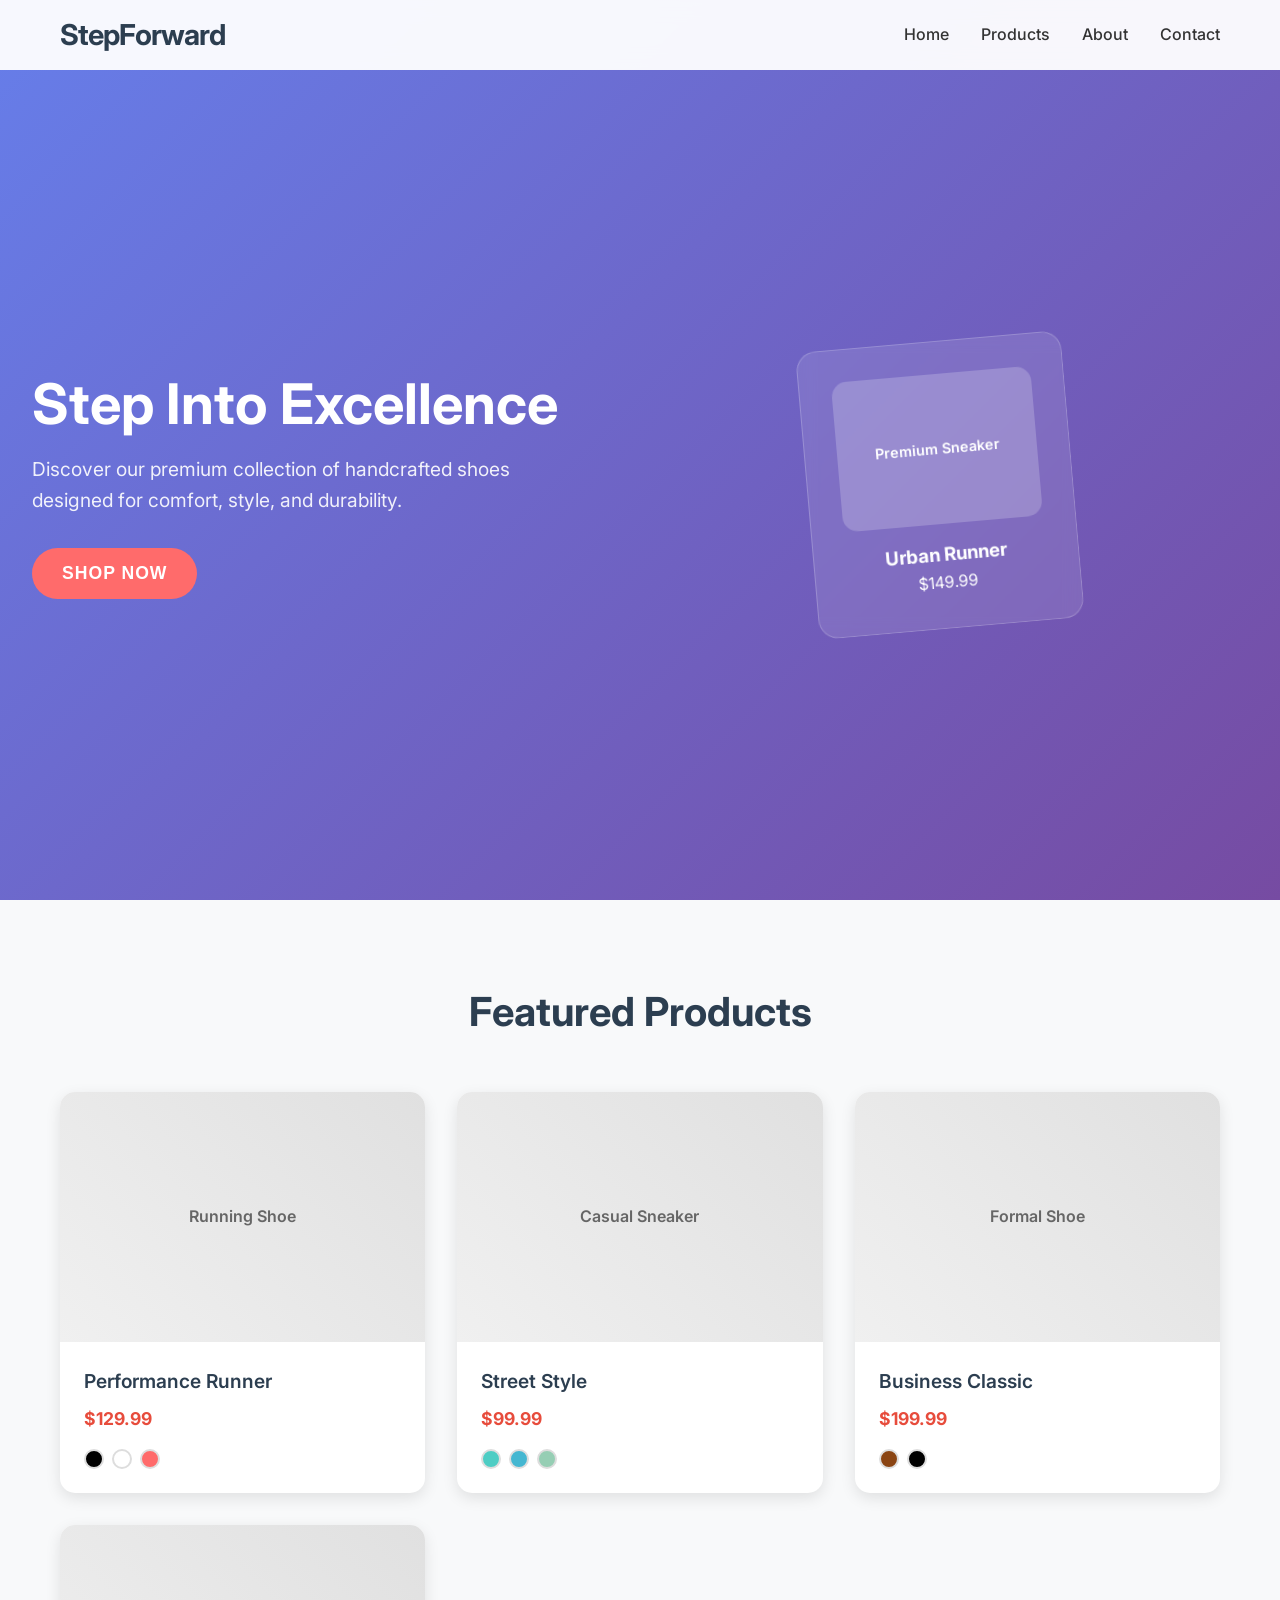
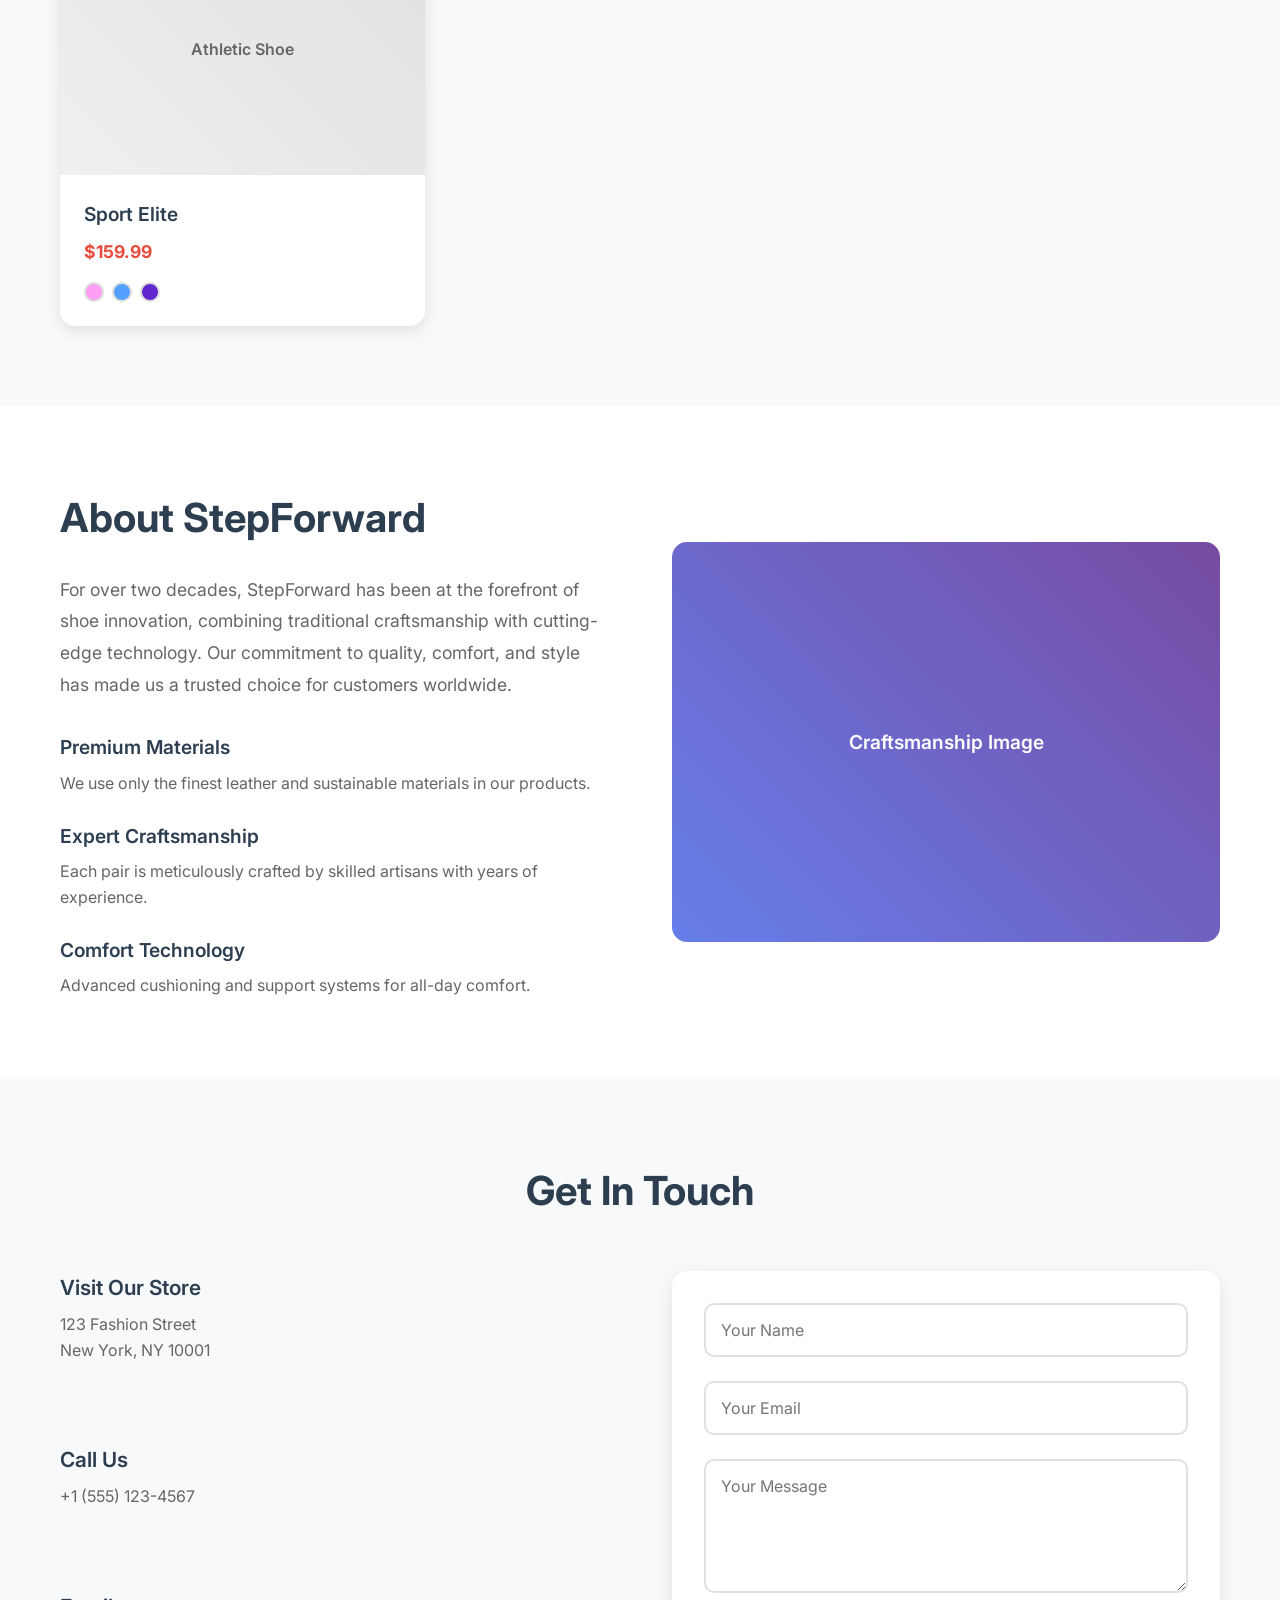
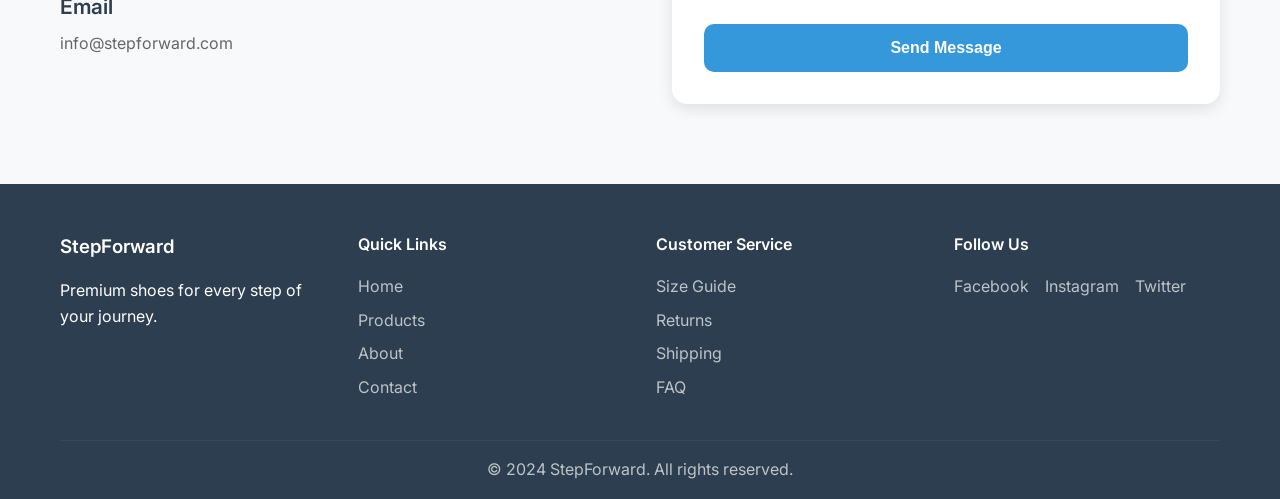
<file: shoe-brand-website/index.html>
<!DOCTYPE html>
<html lang="en">
<head>
    <meta charset="UTF-8">
    <meta name="viewport" content="width=device-width, initial-scale=1.0">
    <title>StepForward - Premium Shoe Brand</title>
    <link rel="stylesheet" href="styles.css">
    <link href="https://fonts.googleapis.com/css2?family=Inter:wght@300;400;500;600;700&display=swap" rel="stylesheet">
</head>
<body>
    <!-- Header -->
    <header class="header">
        <nav class="navbar">
            <div class="nav-container">
                <div class="logo">
                    <h1>StepForward</h1>
                </div>
                <ul class="nav-menu">
                    <li class="nav-item">
                        <a href="#home" class="nav-link">Home</a>
                    </li>
                    <li class="nav-item">
                        <a href="#products" class="nav-link">Products</a>
                    </li>
                    <li class="nav-item">
                        <a href="#about" class="nav-link">About</a>
                    </li>
                    <li class="nav-item">
                        <a href="#contact" class="nav-link">Contact</a>
                    </li>
                </ul>
                <div class="hamburger">
                    <span class="bar"></span>
                    <span class="bar"></span>
                    <span class="bar"></span>
                </div>
            </div>
        </nav>
    </header>

    <!-- Hero Section -->
    <section id="home" class="hero">
        <div class="hero-content">
            <h1 class="hero-title">Step Into Excellence</h1>
            <p class="hero-subtitle">Discover our premium collection of handcrafted shoes designed for comfort, style, and durability.</p>
            <button class="cta-button">Shop Now</button>
        </div>
        <div class="hero-image">
            <div class="shoe-showcase">
                <div class="shoe-card featured">
                    <div class="shoe-img-placeholder">Premium Sneaker</div>
                    <h3>Urban Runner</h3>
                    <p>$149.99</p>
                </div>
            </div>
        </div>
    </section>

    <!-- Products Section -->
    <section id="products" class="products">
        <div class="container">
            <h2 class="section-title">Featured Products</h2>
            <div class="product-grid">
                <div class="product-card">
                    <div class="product-image">
                        <div class="product-img-placeholder">Running Shoe</div>
                        <div class="product-overlay">
                            <button class="quick-view">Quick View</button>
                        </div>
                    </div>
                    <div class="product-info">
                        <h3>Performance Runner</h3>
                        <p class="product-price">$129.99</p>
                        <div class="product-colors">
                            <span class="color-dot" style="background-color: #000"></span>
                            <span class="color-dot" style="background-color: #fff"></span>
                            <span class="color-dot" style="background-color: #ff6b6b"></span>
                        </div>
                    </div>
                </div>

                <div class="product-card">
                    <div class="product-image">
                        <div class="product-img-placeholder">Casual Sneaker</div>
                        <div class="product-overlay">
                            <button class="quick-view">Quick View</button>
                        </div>
                    </div>
                    <div class="product-info">
                        <h3>Street Style</h3>
                        <p class="product-price">$99.99</p>
                        <div class="product-colors">
                            <span class="color-dot" style="background-color: #4ecdc4"></span>
                            <span class="color-dot" style="background-color: #45b7d1"></span>
                            <span class="color-dot" style="background-color: #96ceb4"></span>
                        </div>
                    </div>
                </div>

                <div class="product-card">
                    <div class="product-image">
                        <div class="product-img-placeholder">Formal Shoe</div>
                        <div class="product-overlay">
                            <button class="quick-view">Quick View</button>
                        </div>
                    </div>
                    <div class="product-info">
                        <h3>Business Classic</h3>
                        <p class="product-price">$199.99</p>
                        <div class="product-colors">
                            <span class="color-dot" style="background-color: #8b4513"></span>
                            <span class="color-dot" style="background-color: #000"></span>
                        </div>
                    </div>
                </div>

                <div class="product-card">
                    <div class="product-image">
                        <div class="product-img-placeholder">Athletic Shoe</div>
                        <div class="product-overlay">
                            <button class="quick-view">Quick View</button>
                        </div>
                    </div>
                    <div class="product-info">
                        <h3>Sport Elite</h3>
                        <p class="product-price">$159.99</p>
                        <div class="product-colors">
                            <span class="color-dot" style="background-color: #ff9ff3"></span>
                            <span class="color-dot" style="background-color: #54a0ff"></span>
                            <span class="color-dot" style="background-color: #5f27cd"></span>
                        </div>
                    </div>
                </div>
            </div>
        </div>
    </section>

    <!-- About Section -->
    <section id="about" class="about">
        <div class="container">
            <div class="about-content">
                <div class="about-text">
                    <h2>About StepForward</h2>
                    <p>For over two decades, StepForward has been at the forefront of shoe innovation, combining traditional craftsmanship with cutting-edge technology. Our commitment to quality, comfort, and style has made us a trusted choice for customers worldwide.</p>
                    <div class="features">
                        <div class="feature">
                            <h3>Premium Materials</h3>
                            <p>We use only the finest leather and sustainable materials in our products.</p>
                        </div>
                        <div class="feature">
                            <h3>Expert Craftsmanship</h3>
                            <p>Each pair is meticulously crafted by skilled artisans with years of experience.</p>
                        </div>
                        <div class="feature">
                            <h3>Comfort Technology</h3>
                            <p>Advanced cushioning and support systems for all-day comfort.</p>
                        </div>
                    </div>
                </div>
                <div class="about-image">
                    <div class="about-img-placeholder">Craftsmanship Image</div>
                </div>
            </div>
        </div>
    </section>

    <!-- Contact Section -->
    <section id="contact" class="contact">
        <div class="container">
            <h2 class="section-title">Get In Touch</h2>
            <div class="contact-content">
                <div class="contact-info">
                    <div class="contact-item">
                        <h3>Visit Our Store</h3>
                        <p>123 Fashion Street<br>New York, NY 10001</p>
                    </div>
                    <div class="contact-item">
                        <h3>Call Us</h3>
                        <p>+1 (555) 123-4567</p>
                    </div>
                    <div class="contact-item">
                        <h3>Email</h3>
                        <p>info@stepforward.com</p>
                    </div>
                </div>
                <form class="contact-form">
                    <div class="form-group">
                        <input type="text" placeholder="Your Name" required>
                    </div>
                    <div class="form-group">
                        <input type="email" placeholder="Your Email" required>
                    </div>
                    <div class="form-group">
                        <textarea placeholder="Your Message" rows="5" required></textarea>
                    </div>
                    <button type="submit" class="submit-btn">Send Message</button>
                </form>
            </div>
        </div>
    </section>

    <!-- Footer -->
    <footer class="footer">
        <div class="container">
            <div class="footer-content">
                <div class="footer-section">
                    <h3>StepForward</h3>
                    <p>Premium shoes for every step of your journey.</p>
                </div>
                <div class="footer-section">
                    <h4>Quick Links</h4>
                    <ul>
                        <li><a href="#home">Home</a></li>
                        <li><a href="#products">Products</a></li>
                        <li><a href="#about">About</a></li>
                        <li><a href="#contact">Contact</a></li>
                    </ul>
                </div>
                <div class="footer-section">
                    <h4>Customer Service</h4>
                    <ul>
                        <li><a href="#">Size Guide</a></li>
                        <li><a href="#">Returns</a></li>
                        <li><a href="#">Shipping</a></li>
                        <li><a href="#">FAQ</a></li>
                    </ul>
                </div>
                <div class="footer-section">
                    <h4>Follow Us</h4>
                    <div class="social-links">
                        <a href="#">Facebook</a>
                        <a href="#">Instagram</a>
                        <a href="#">Twitter</a>
                    </div>
                </div>
            </div>
            <div class="footer-bottom">
                <p>&copy; 2024 StepForward. All rights reserved.</p>
            </div>
        </div>
    </footer>

    <script src="script.js"></script>
</body>
</html>
</file>
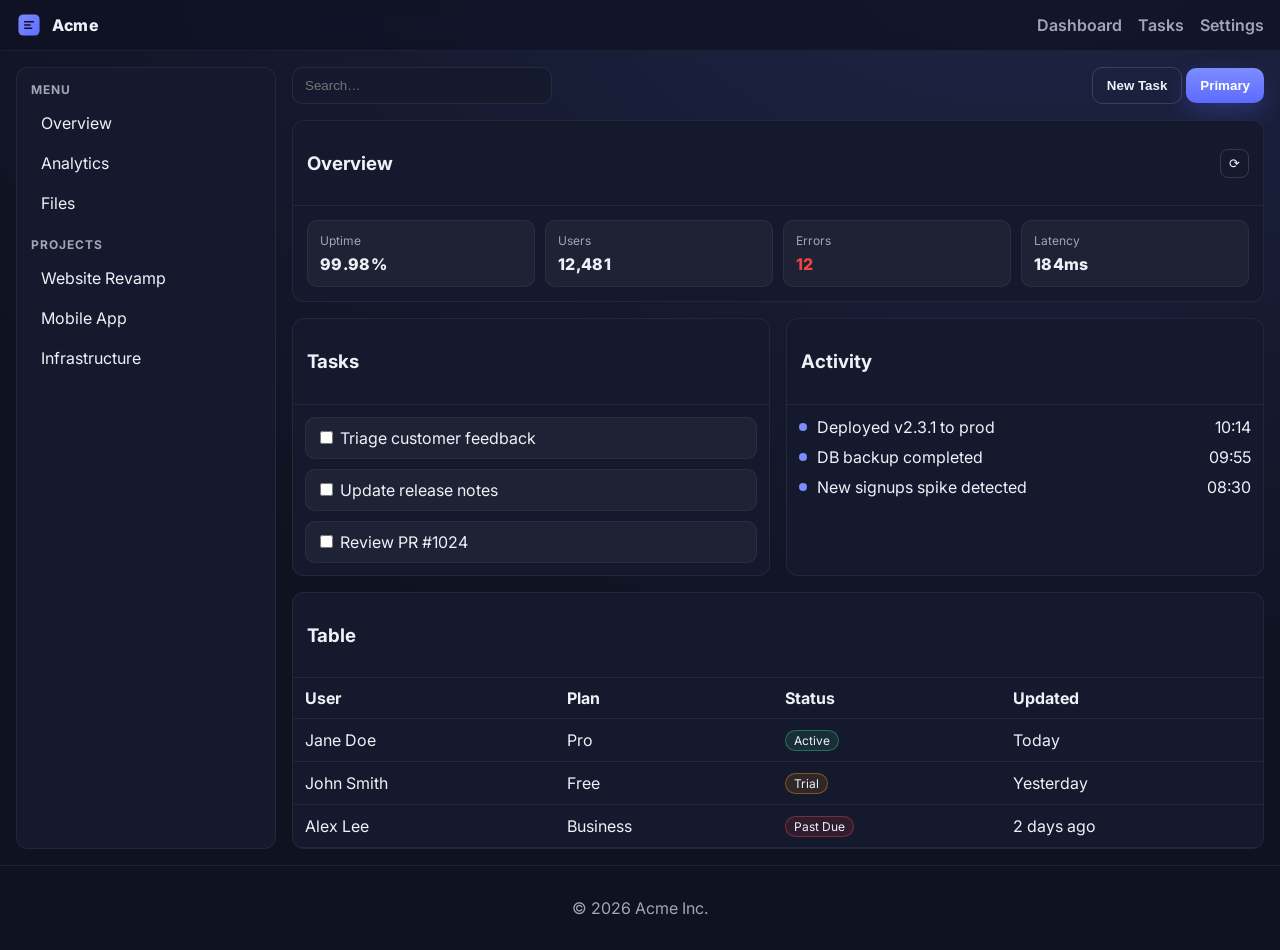
<file: ui/index.html>
<!DOCTYPE html>
<html lang="en">
<head>
  <meta charset="utf-8" />
  <meta name="viewport" content="width=device-width, initial-scale=1" />
  <title>Acme UI</title>
  <meta name="description" content="A minimal, responsive web interface starter." />
  <link rel="preconnect" href="https://fonts.googleapis.com">
  <link rel="preconnect" href="https://fonts.gstatic.com" crossorigin>
  <link href="https://fonts.googleapis.com/css2?family=Inter:wght@300;400;600;800&display=swap" rel="stylesheet">
  <link rel="stylesheet" href="styles.css" />
  <link rel="icon" href="assets/logo.svg" type="image/svg+xml" />
</head>
<body>
  <header class="site-header">
    <a class="brand" href="#">
      <img src="assets/logo.svg" alt="Acme" class="brand-logo" />
      <span class="brand-name">Acme</span>
    </a>
    <nav class="site-nav">
      <a href="#dash">Dashboard</a>
      <a href="#tasks">Tasks</a>
      <a href="#settings">Settings</a>
    </nav>
    <button class="nav-toggle" aria-label="Toggle navigation" aria-expanded="false">
      <span></span><span></span><span></span>
    </button>
  </header>

  <main class="layout">
    <aside class="sidebar">
      <div class="sidebar-section">
        <h4>Menu</h4>
        <ul>
          <li><a href="#dash">Overview</a></li>
          <li><a href="#analytics">Analytics</a></li>
          <li><a href="#files">Files</a></li>
        </ul>
      </div>
      <div class="sidebar-section">
        <h4>Projects</h4>
        <ul>
          <li><a href="#proj-1">Website Revamp</a></li>
          <li><a href="#proj-2">Mobile App</a></li>
          <li><a href="#proj-3">Infrastructure</a></li>
        </ul>
      </div>
    </aside>

    <section class="content">
      <div class="toolbar">
        <div class="search">
          <input type="search" placeholder="Search…" />
        </div>
        <div class="actions">
          <button class="btn btn-ghost" id="newTaskBtn">New Task</button>
          <button class="btn">Primary</button>
        </div>
      </div>

      <div class="grid">
        <article class="card span-2">
          <header>
            <h3>Overview</h3>
            <button class="icon-btn" title="Refresh" aria-label="Refresh">⟳</button>
          </header>
          <div class="card-body">
            <div class="metrics">
              <div class="metric"><span class="label">Uptime</span><span class="value">99.98%</span></div>
              <div class="metric"><span class="label">Users</span><span class="value">12,481</span></div>
              <div class="metric"><span class="label">Errors</span><span class="value danger">12</span></div>
              <div class="metric"><span class="label">Latency</span><span class="value">184ms</span></div>
            </div>
          </div>
        </article>

        <article class="card">
          <header><h3>Tasks</h3></header>
          <ul class="list" id="taskList">
            <li><label><input type="checkbox"/> Triage customer feedback</label></li>
            <li><label><input type="checkbox"/> Update release notes</label></li>
            <li><label><input type="checkbox"/> Review PR #1024</label></li>
          </ul>
        </article>

        <article class="card">
          <header><h3>Activity</h3></header>
          <div class="timeline">
            <div class="event"><span class="dot"></span><div>Deployed v2.3.1 to prod</div><time>10:14</time></div>
            <div class="event"><span class="dot"></span><div>DB backup completed</div><time>09:55</time></div>
            <div class="event"><span class="dot"></span><div>New signups spike detected</div><time>08:30</time></div>
          </div>
        </article>

        <article class="card span-2">
          <header><h3>Table</h3></header>
          <div class="table-wrap">
            <table class="table">
              <thead>
                <tr><th>User</th><th>Plan</th><th>Status</th><th>Updated</th></tr>
              </thead>
              <tbody>
                <tr><td>Jane Doe</td><td>Pro</td><td><span class="badge ok">Active</span></td><td>Today</td></tr>
                <tr><td>John Smith</td><td>Free</td><td><span class="badge warn">Trial</span></td><td>Yesterday</td></tr>
                <tr><td>Alex Lee</td><td>Business</td><td><span class="badge danger">Past Due</span></td><td>2 days ago</td></tr>
              </tbody>
            </table>
          </div>
        </article>
      </div>
    </section>
  </main>

  <footer class="site-footer">
    <p>© <span id="year"></span> Acme Inc.</p>
  </footer>

  <dialog id="newTaskDialog">
    <form method="dialog" class="dialog-body" id="newTaskForm">
      <h3>New Task</h3>
      <label>
        <span class="label">Title</span>
        <input name="title" required placeholder="Task title" />
      </label>
      <div class="dialog-actions">
        <button value="cancel" class="btn btn-ghost">Cancel</button>
        <button value="ok" class="btn">Add</button>
      </div>
    </form>
  </dialog>

  <script src="script.js"></script>
  
</body>
</html>
</file>
<file: shoe-brand-website/styles.css>
/* Reset and Base Styles */
* {
    margin: 0;
    padding: 0;
    box-sizing: border-box;
}

body {
    font-family: 'Inter', sans-serif;
    line-height: 1.6;
    color: #333;
    overflow-x: hidden;
}

.container {
    max-width: 1200px;
    margin: 0 auto;
    padding: 0 20px;
}

/* Header Styles */
.header {
    position: fixed;
    top: 0;
    width: 100%;
    background: rgba(255, 255, 255, 0.95);
    backdrop-filter: blur(10px);
    z-index: 1000;
    transition: all 0.3s ease;
}

.nav-container {
    max-width: 1200px;
    margin: 0 auto;
    padding: 0 20px;
    display: flex;
    justify-content: space-between;
    align-items: center;
    height: 70px;
}

.logo h1 {
    font-size: 1.8rem;
    font-weight: 700;
    color: #2c3e50;
    letter-spacing: -1px;
}

.nav-menu {
    display: flex;
    list-style: none;
    gap: 2rem;
}

.nav-link {
    text-decoration: none;
    color: #333;
    font-weight: 500;
    transition: color 0.3s ease;
    position: relative;
}

.nav-link:hover {
    color: #3498db;
}

.nav-link::after {
    content: '';
    position: absolute;
    width: 0;
    height: 2px;
    bottom: -5px;
    left: 0;
    background-color: #3498db;
    transition: width 0.3s ease;
}

.nav-link:hover::after {
    width: 100%;
}

.hamburger {
    display: none;
    flex-direction: column;
    cursor: pointer;
}

.bar {
    width: 25px;
    height: 3px;
    background-color: #333;
    margin: 3px 0;
    transition: 0.3s;
}

/* Hero Section */
.hero {
    min-height: 100vh;
    display: flex;
    align-items: center;
    background: linear-gradient(135deg, #667eea 0%, #764ba2 100%);
    color: white;
    padding-top: 70px;
}

.hero-content {
    flex: 1;
    padding: 2rem;
    max-width: 600px;
}

.hero-title {
    font-size: 3.5rem;
    font-weight: 700;
    margin-bottom: 1rem;
    line-height: 1.2;
}

.hero-subtitle {
    font-size: 1.2rem;
    margin-bottom: 2rem;
    opacity: 0.9;
    line-height: 1.6;
}

.cta-button {
    background: #ff6b6b;
    color: white;
    border: none;
    padding: 15px 30px;
    font-size: 1.1rem;
    font-weight: 600;
    border-radius: 50px;
    cursor: pointer;
    transition: all 0.3s ease;
    text-transform: uppercase;
    letter-spacing: 1px;
}

.cta-button:hover {
    background: #ff5252;
    transform: translateY(-2px);
    box-shadow: 0 10px 20px rgba(255, 107, 107, 0.3);
}

.hero-image {
    flex: 1;
    display: flex;
    justify-content: center;
    align-items: center;
    padding: 2rem;
}

.shoe-showcase {
    position: relative;
}

.shoe-card.featured {
    background: rgba(255, 255, 255, 0.1);
    backdrop-filter: blur(10px);
    padding: 2rem;
    border-radius: 20px;
    text-align: center;
    border: 1px solid rgba(255, 255, 255, 0.2);
    transform: rotate(-5deg);
    transition: transform 0.3s ease;
}

.shoe-card.featured:hover {
    transform: rotate(0deg) scale(1.05);
}

.shoe-img-placeholder {
    width: 200px;
    height: 150px;
    background: rgba(255, 255, 255, 0.2);
    border-radius: 15px;
    display: flex;
    align-items: center;
    justify-content: center;
    margin-bottom: 1rem;
    font-weight: 600;
    font-size: 0.9rem;
}

/* Products Section */
.products {
    padding: 5rem 0;
    background: #f8f9fa;
}

.section-title {
    text-align: center;
    font-size: 2.5rem;
    font-weight: 700;
    margin-bottom: 3rem;
    color: #2c3e50;
}

.product-grid {
    display: grid;
    grid-template-columns: repeat(auto-fit, minmax(280px, 1fr));
    gap: 2rem;
    margin-top: 2rem;
}

.product-card {
    background: white;
    border-radius: 15px;
    overflow: hidden;
    box-shadow: 0 5px 15px rgba(0, 0, 0, 0.1);
    transition: transform 0.3s ease, box-shadow 0.3s ease;
}

.product-card:hover {
    transform: translateY(-5px);
    box-shadow: 0 15px 30px rgba(0, 0, 0, 0.15);
}

.product-image {
    position: relative;
    overflow: hidden;
}

.product-img-placeholder {
    width: 100%;
    height: 250px;
    background: linear-gradient(45deg, #f0f0f0, #e0e0e0);
    display: flex;
    align-items: center;
    justify-content: center;
    font-weight: 600;
    color: #666;
    transition: transform 0.3s ease;
}

.product-overlay {
    position: absolute;
    top: 0;
    left: 0;
    right: 0;
    bottom: 0;
    background: rgba(0, 0, 0, 0.7);
    display: flex;
    align-items: center;
    justify-content: center;
    opacity: 0;
    transition: opacity 0.3s ease;
}

.product-card:hover .product-overlay {
    opacity: 1;
}

.quick-view {
    background: #3498db;
    color: white;
    border: none;
    padding: 10px 20px;
    border-radius: 25px;
    cursor: pointer;
    font-weight: 600;
    transition: background 0.3s ease;
}

.quick-view:hover {
    background: #2980b9;
}

.product-info {
    padding: 1.5rem;
}

.product-info h3 {
    font-size: 1.2rem;
    font-weight: 600;
    margin-bottom: 0.5rem;
    color: #2c3e50;
}

.product-price {
    font-size: 1.1rem;
    font-weight: 700;
    color: #e74c3c;
    margin-bottom: 1rem;
}

.product-colors {
    display: flex;
    gap: 0.5rem;
}

.color-dot {
    width: 20px;
    height: 20px;
    border-radius: 50%;
    border: 2px solid #ddd;
    cursor: pointer;
    transition: transform 0.2s ease;
}

.color-dot:hover {
    transform: scale(1.2);
}

/* About Section */
.about {
    padding: 5rem 0;
    background: white;
}

.about-content {
    display: grid;
    grid-template-columns: 1fr 1fr;
    gap: 4rem;
    align-items: center;
}

.about-text h2 {
    font-size: 2.5rem;
    font-weight: 700;
    margin-bottom: 1.5rem;
    color: #2c3e50;
}

.about-text > p {
    font-size: 1.1rem;
    margin-bottom: 2rem;
    color: #666;
    line-height: 1.8;
}

.features {
    display: grid;
    gap: 1.5rem;
}

.feature h3 {
    font-size: 1.2rem;
    font-weight: 600;
    margin-bottom: 0.5rem;
    color: #2c3e50;
}

.feature p {
    color: #666;
    line-height: 1.6;
}

.about-img-placeholder {
    width: 100%;
    height: 400px;
    background: linear-gradient(45deg, #667eea, #764ba2);
    border-radius: 15px;
    display: flex;
    align-items: center;
    justify-content: center;
    color: white;
    font-weight: 600;
    font-size: 1.2rem;
}

/* Contact Section */
.contact {
    padding: 5rem 0;
    background: #f8f9fa;
}

.contact-content {
    display: grid;
    grid-template-columns: 1fr 1fr;
    gap: 4rem;
    margin-top: 3rem;
}

.contact-info {
    display: grid;
    gap: 2rem;
}

.contact-item h3 {
    font-size: 1.3rem;
    font-weight: 600;
    margin-bottom: 0.5rem;
    color: #2c3e50;
}

.contact-item p {
    color: #666;
    line-height: 1.6;
}

.contact-form {
    background: white;
    padding: 2rem;
    border-radius: 15px;
    box-shadow: 0 5px 15px rgba(0, 0, 0, 0.1);
}

.form-group {
    margin-bottom: 1.5rem;
}

.form-group input,
.form-group textarea {
    width: 100%;
    padding: 15px;
    border: 2px solid #e0e0e0;
    border-radius: 10px;
    font-size: 1rem;
    transition: border-color 0.3s ease;
    font-family: inherit;
}

.form-group input:focus,
.form-group textarea:focus {
    outline: none;
    border-color: #3498db;
}

.submit-btn {
    background: #3498db;
    color: white;
    border: none;
    padding: 15px 30px;
    font-size: 1rem;
    font-weight: 600;
    border-radius: 10px;
    cursor: pointer;
    transition: background 0.3s ease;
    width: 100%;
}

.submit-btn:hover {
    background: #2980b9;
}

/* Footer */
.footer {
    background: #2c3e50;
    color: white;
    padding: 3rem 0 1rem;
}

.footer-content {
    display: grid;
    grid-template-columns: repeat(auto-fit, minmax(250px, 1fr));
    gap: 2rem;
    margin-bottom: 2rem;
}

.footer-section h3,
.footer-section h4 {
    margin-bottom: 1rem;
    font-weight: 600;
}

.footer-section ul {
    list-style: none;
}

.footer-section ul li {
    margin-bottom: 0.5rem;
}

.footer-section a {
    color: #bdc3c7;
    text-decoration: none;
    transition: color 0.3s ease;
}

.footer-section a:hover {
    color: #3498db;
}

.social-links {
    display: flex;
    gap: 1rem;
}

.footer-bottom {
    border-top: 1px solid #34495e;
    padding-top: 1rem;
    text-align: center;
    color: #bdc3c7;
}

/* Responsive Design */
@media (max-width: 768px) {
    .hamburger {
        display: flex;
    }

    .nav-menu {
        position: fixed;
        left: -100%;
        top: 70px;
        flex-direction: column;
        background-color: white;
        width: 100%;
        text-align: center;
        transition: 0.3s;
        box-shadow: 0 10px 27px rgba(0, 0, 0, 0.05);
        padding: 2rem 0;
    }

    .nav-menu.active {
        left: 0;
    }

    .nav-menu li {
        margin: 1rem 0;
    }

    .hero {
        flex-direction: column;
        text-align: center;
        padding: 100px 20px 50px;
    }

    .hero-title {
        font-size: 2.5rem;
    }

    .hero-image {
        margin-top: 2rem;
    }

    .about-content {
        grid-template-columns: 1fr;
        gap: 2rem;
    }

    .contact-content {
        grid-template-columns: 1fr;
        gap: 2rem;
    }

    .product-grid {
        grid-template-columns: repeat(auto-fit, minmax(250px, 1fr));
        gap: 1.5rem;
    }

    .section-title {
        font-size: 2rem;
    }
}

@media (max-width: 480px) {
    .hero-title {
        font-size: 2rem;
    }

    .hero-subtitle {
        font-size: 1rem;
    }

    .product-grid {
        grid-template-columns: 1fr;
    }

    .nav-container {
        padding: 0 15px;
    }

    .container {
        padding: 0 15px;
    }
}

/* Smooth Scrolling */
html {
    scroll-behavior: smooth;
}

/* Animation Classes */
.fade-in {
    opacity: 0;
    transform: translateY(30px);
    transition: opacity 0.6s ease, transform 0.6s ease;
}

.fade-in.visible {
    opacity: 1;
    transform: translateY(0);
}

/* Loading Animation */
@keyframes pulse {
    0% {
        transform: scale(1);
    }
    50% {
        transform: scale(1.05);
    }
    100% {
        transform: scale(1);
    }
}

.product-card:hover .product-img-placeholder {
    animation: pulse 2s infinite;
}
</file>
<file: ui/styles.css>
:root {
  --bg: #0f1220;
  --surface: #15192d;
  --muted: #a1a6b4;
  --text: #eef1f7;
  --brand: #7c8cff;
  --brand-strong: #5d6bff;
  --ok: #34d399;
  --warn: #f59e0b;
  --danger: #ef4444;
}

* { box-sizing: border-box; }
html, body { margin: 0; padding: 0; font-family: 'Inter', system-ui, -apple-system, Segoe UI, Roboto, Helvetica, Arial; color: var(--text); background: radial-gradient(1200px 800px at 80% -10%, #1f2547, var(--bg)); }
img { max-width: 100%; display: block; }

.site-header { position: sticky; top: 0; z-index: 30; display: flex; align-items: center; justify-content: space-between; gap: 16px; padding: 12px 16px; backdrop-filter: saturate(140%) blur(8px); background: color-mix(in lab, var(--bg) 70%, transparent); border-bottom: 1px solid rgba(255,255,255,0.06); }
.brand { display: inline-flex; align-items: center; gap: 10px; color: var(--text); text-decoration: none; }
.brand-logo { width: 26px; height: 26px; }
.brand-name { font-weight: 800; letter-spacing: 0.5px; }
.site-nav { display: none; gap: 16px; }
.site-nav a { color: var(--muted); text-decoration: none; font-weight: 600; }
.site-nav a:hover { color: var(--text); }
.nav-toggle { display: inline-flex; flex-direction: column; gap: 4px; background: transparent; border: none; cursor: pointer; }
.nav-toggle span { width: 22px; height: 2px; background: var(--text); display: block; }

@media (min-width: 920px) {
  .site-nav { display: flex; }
  .nav-toggle { display: none; }
}

.btn { display: inline-flex; align-items: center; justify-content: center; gap: 8px; padding: 10px 14px; border-radius: 10px; background: linear-gradient(180deg, var(--brand), var(--brand-strong)); color: #fff; border: none; font-weight: 700; cursor: pointer; box-shadow: 0 10px 24px rgba(93,107,255,0.25); }
.btn:hover { filter: brightness(1.05); }
.btn-ghost { background: transparent; border: 1px solid rgba(255,255,255,0.14); color: var(--text); box-shadow: none; }
.icon-btn { background: transparent; border: 1px solid rgba(255,255,255,0.14); color: var(--text); border-radius: 8px; padding: 6px 8px; cursor: pointer; }
.icon-btn:hover { background: rgba(255,255,255,0.08); }

.layout { display: grid; grid-template-columns: 260px 1fr; gap: 16px; padding: 16px; }
.sidebar { background: var(--surface); border: 1px solid rgba(255,255,255,0.06); border-radius: 12px; padding: 14px; }
.sidebar-section + .sidebar-section { margin-top: 16px; }
.sidebar h4 { margin: 0 0 8px 0; font-size: 12px; text-transform: uppercase; letter-spacing: 1px; color: var(--muted); }
.sidebar ul { list-style: none; margin: 0; padding: 0; display: grid; gap: 4px; }
.sidebar a { text-decoration: none; color: var(--text); padding: 8px 10px; border-radius: 8px; display: block; }
.sidebar a:hover { background: rgba(255,255,255,0.06); }

@media (max-width: 920px) {
  .layout { grid-template-columns: 1fr; }
  .sidebar { order: 2; }
}

.content { display: grid; gap: 16px; }
.toolbar { display: flex; flex-wrap: wrap; align-items: center; justify-content: space-between; gap: 10px; }
.search input { background: var(--surface); border: 1px solid rgba(255,255,255,0.08); color: var(--text); border-radius: 10px; padding: 10px 12px; min-width: 260px; }

.grid { display: grid; grid-template-columns: repeat(12, 1fr); gap: 16px; }
.card { grid-column: span 12; background: var(--surface); border: 1px solid rgba(255,255,255,0.06); border-radius: 12px; overflow: hidden; }
.card header { display: flex; align-items: center; justify-content: space-between; padding: 12px 14px; border-bottom: 1px solid rgba(255,255,255,0.06); }
.card-body { padding: 14px; }
.span-2 { grid-column: span 12; }

@media (min-width: 920px) {
  .card { grid-column: span 6; }
  .span-2 { grid-column: span 12; }
}

.metrics { display: grid; grid-template-columns: repeat(4, 1fr); gap: 10px; }
.metric { background: rgba(255,255,255,0.04); border: 1px solid rgba(255,255,255,0.06); border-radius: 10px; padding: 12px; display: grid; gap: 6px; }
.metric .label { color: var(--muted); font-size: 12px; }
.metric .value { font-weight: 800; letter-spacing: 0.3px; }
.metric .value.danger { color: var(--danger); }

.list { list-style: none; margin: 0; padding: 12px; display: grid; gap: 10px; }
.list li { background: rgba(255,255,255,0.04); border: 1px solid rgba(255,255,255,0.06); border-radius: 10px; padding: 10px; }

.timeline { display: grid; gap: 10px; padding: 12px; }
.event { display: grid; grid-template-columns: auto 1fr auto; align-items: center; gap: 10px; }
.dot { width: 8px; height: 8px; background: var(--brand); border-radius: 999px; display: inline-block; }

.table-wrap { width: 100%; overflow: auto; }
.table { width: 100%; border-collapse: collapse; }
.table th, .table td { padding: 10px 12px; text-align: left; border-bottom: 1px solid rgba(255,255,255,0.06); }
.badge { display: inline-block; padding: 2px 8px; border-radius: 999px; font-size: 12px; border: 1px solid rgba(255,255,255,0.14); }
.badge.ok { background: rgba(52,211,153,0.12); border-color: rgba(52,211,153,0.4); }
.badge.warn { background: rgba(245,158,11,0.12); border-color: rgba(245,158,11,0.4); }
.badge.danger { background: rgba(239,68,68,0.12); border-color: rgba(239,68,68,0.4); }

.site-footer { padding: 16px; text-align: center; color: var(--muted); border-top: 1px solid rgba(255,255,255,0.06); }

dialog { border: 1px solid rgba(255,255,255,0.12); border-radius: 12px; background: var(--surface); color: var(--text); }
.dialog-body { display: grid; gap: 10px; min-width: 320px; padding: 10px; }
.dialog-actions { display: flex; gap: 8px; justify-content: flex-end; }
</file>
